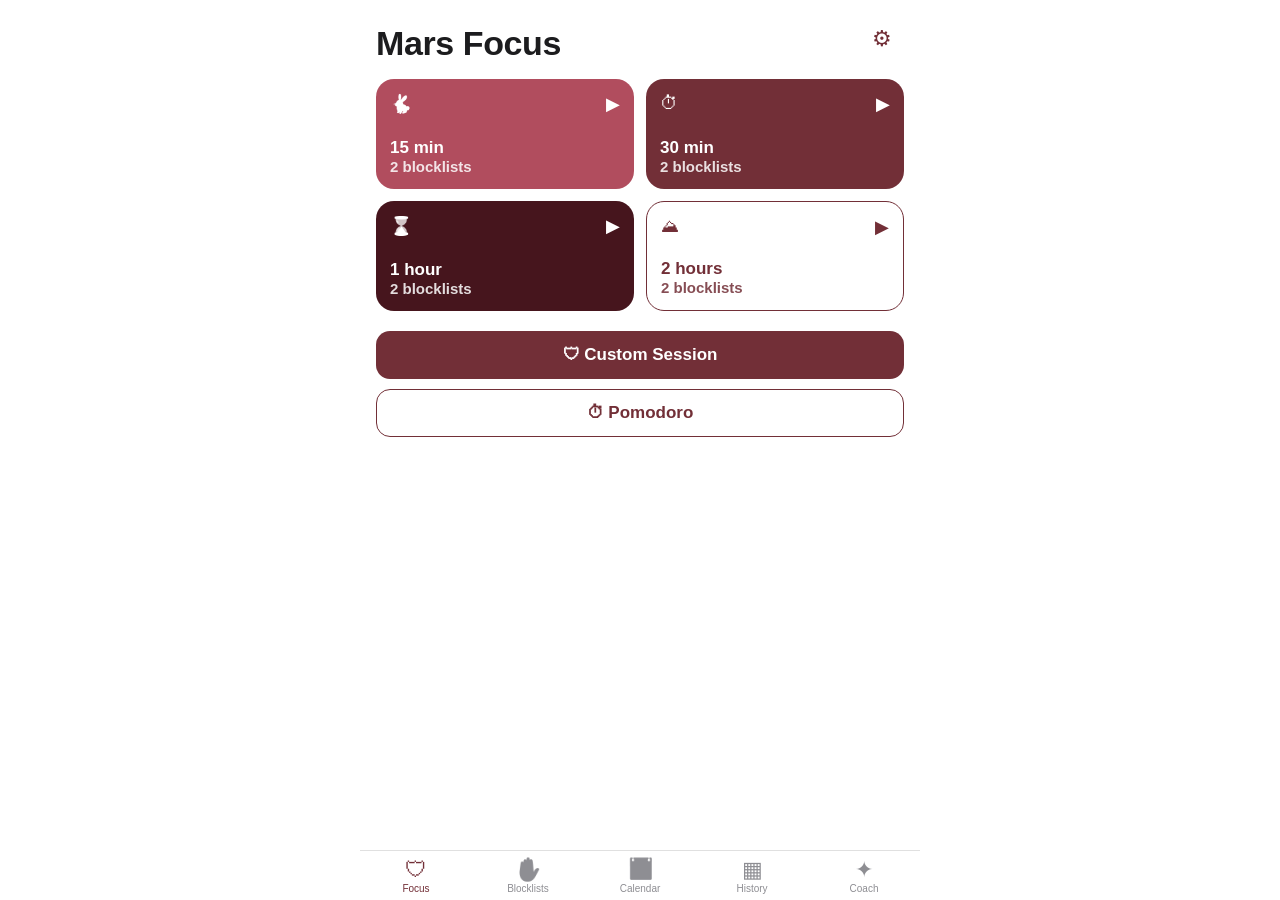
<file: mars-focus/MarsFocusWeb/index.html>
<!DOCTYPE html>
<html lang="en">
<head>
  <meta charset="utf-8">
  <meta name="viewport" content="width=device-width, initial-scale=1, viewport-fit=cover">
  <meta name="theme-color" content="#722f37">
  <title>Mars Focus</title>
  <link rel="stylesheet" href="style.css">
  <link rel="manifest" href="manifest.webmanifest">
  <link rel="icon" href="icon-192.png">
  <link rel="apple-touch-icon" href="icon-192.png">
</head>
<body>
  <div id="app">
    <main id="main"></main>

    <nav class="tabbar" id="tabbar">
      <button data-tab="focus"><span class="tab-icon">🛡</span>Focus</button>
      <button data-tab="blocklists"><span class="tab-icon">✋</span>Blocklists</button>
      <button data-tab="calendar"><span class="tab-icon">📅</span>Calendar</button>
      <button data-tab="history"><span class="tab-icon">▦</span>History</button>
      <button data-tab="coach"><span class="tab-icon">✦</span>Coach</button>
    </nav>

    <dialog id="dlg-start"></dialog>
    <dialog id="dlg-pomodoro"></dialog>
    <dialog id="dlg-blocklist"></dialog>
    <dialog id="dlg-rule"></dialog>
    <dialog id="dlg-day"></dialog>
    <dialog id="dlg-settings"></dialog>
  </div>
  <script src="storage-lock.js"></script>
  <script src="app.js"></script>
</body>
</html>
</file>
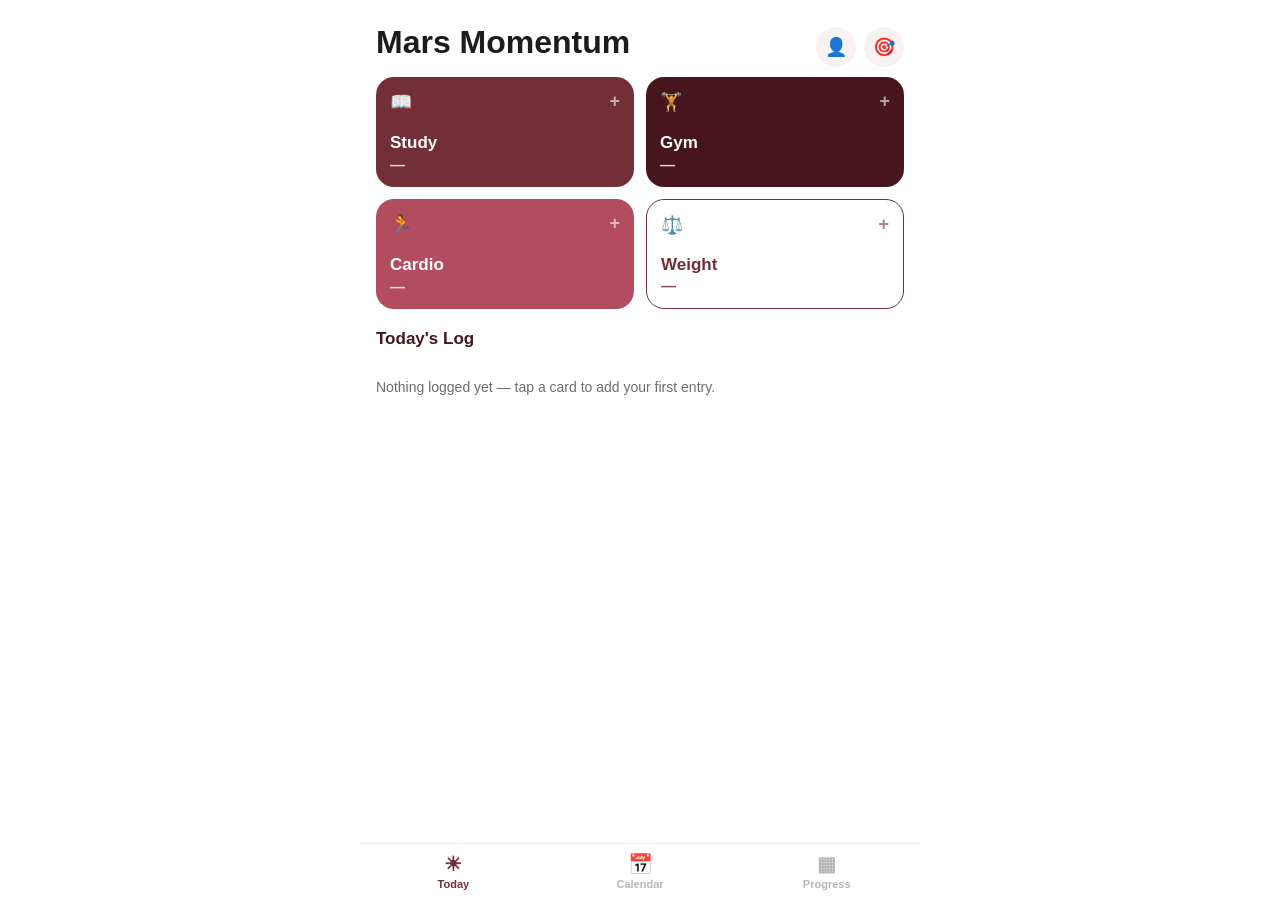
<file: mars-momentum/MarsMomentumWeb/index.html>
<!DOCTYPE html>
<html lang="en">
<head>
  <meta charset="utf-8">
  <meta name="viewport" content="width=device-width, initial-scale=1, viewport-fit=cover">
  <meta name="theme-color" content="#722f37">
  <title>Mars Momentum</title>
  <link rel="stylesheet" href="style.css">
  <link rel="manifest" href="manifest.webmanifest">
  <link rel="icon" href="icon-192.png">
  <link rel="apple-touch-icon" href="icon-192.png">
</head>
<body>
  <div id="app">
    <main id="main"></main>

    <nav class="tabbar" id="tabbar">
      <button data-tab="today" class="active"><span class="tab-icon">☀</span>Today</button>
      <button data-tab="calendar"><span class="tab-icon">📅</span>Calendar</button>
      <button data-tab="progress"><span class="tab-icon">▦</span>Progress</button>
    </nav>

    <dialog id="dlg-add"></dialog>
    <dialog id="dlg-day"></dialog>
    <dialog id="dlg-goals"></dialog>
    <dialog id="dlg-account"></dialog>
  </div>
  <script type="module" src="app.js"></script>
</body>
</html>
</file>
<file: mars-focus/MarsFocusWeb/style.css>
/* Mars Focus — wine red & white theme shared with the iOS app. */
:root {
  --wine: #722f37;
  --wine-deep: #46151d;
  --rose: #b14d5e;
  --blush: #f9f2f3;
  --empty: #ececec;
  --text: #1c1c1e;
  --secondary: #6d6d72;
  --tertiary: #b6b6bb;
}

* { margin: 0; padding: 0; box-sizing: border-box; -webkit-tap-highlight-color: transparent; }

html, body { height: 100%; }

body {
  font-family: -apple-system, BlinkMacSystemFont, "Segoe UI", Roboto, "Helvetica Neue", Arial, sans-serif;
  background: #fff;
  color: var(--text);
  display: flex;
  justify-content: center;
}

#app {
  width: 100%;
  max-width: 560px;
  min-height: 100dvh;
  display: flex;
  flex-direction: column;
  background: #fff;
}

main {
  flex: 1;
  overflow-y: auto;
  padding: 16px 16px calc(84px + env(safe-area-inset-bottom));
}

h1.page-title {
  font-size: 34px;
  font-weight: 800;
  letter-spacing: -0.4px;
  margin: 8px 0 16px;
}

.page-header { display: flex; align-items: flex-end; justify-content: space-between; }
.page-header .toolbar { display: flex; gap: 4px; margin-bottom: 18px; }

h2.section { font-size: 17px; font-weight: 700; color: var(--wine-deep); margin: 20px 0 10px; }

.caption { font-size: 12px; color: var(--secondary); line-height: 1.45; }
.hidden { display: none !important; }

/* Buttons */
button { font: inherit; border: 0; background: none; cursor: pointer; color: inherit; }

.btn-primary {
  display: flex; align-items: center; justify-content: center; gap: 8px;
  width: 100%; padding: 14px; border-radius: 14px;
  background: var(--wine); color: #fff; font-size: 17px; font-weight: 700;
}
.btn-primary:disabled { background: color-mix(in srgb, var(--wine) 35%, white); }

.btn-outline {
  display: flex; align-items: center; justify-content: center; gap: 6px;
  width: 100%; padding: 13px; border-radius: 14px;
  background: #fff; color: var(--wine); font-size: 17px; font-weight: 700;
  border: 1.5px solid var(--wine);
}

.btn-quiet {
  display: block; width: 100%; padding: 14px; border-radius: 14px;
  background: var(--blush); color: var(--wine); font-size: 17px; font-weight: 700;
  text-align: center;
}

.icon-btn {
  width: 44px; height: 44px; display: flex; align-items: center; justify-content: center;
  color: var(--wine); font-size: 22px; border-radius: 50%;
}

/* Rows & cards */
.row {
  display: flex; align-items: center; gap: 12px;
  background: var(--blush); border-radius: 14px;
  padding: 10px 12px; margin-bottom: 10px;
  text-align: left; width: 100%;
}
.row .icon-circle { flex: none; }
.row .row-body { flex: 1; min-width: 0; }
.row .row-title { font-size: 15px; font-weight: 600; display: flex; align-items: center; gap: 6px; }
.row .row-sub { font-size: 12px; color: var(--secondary); margin-top: 2px; }
.row .row-trail { font-size: 15px; font-weight: 700; color: var(--wine); text-align: right; }
.row .row-trail .caption { display: block; font-weight: 400; }

.icon-circle {
  width: 34px; height: 34px; border-radius: 50%;
  display: flex; align-items: center; justify-content: center;
  background: var(--wine); color: #fff; font-size: 15px;
}
.icon-circle.outlined { background: #fff; color: var(--wine); border: 1.5px solid var(--wine); }
.icon-circle.dim { opacity: 1; background: #fff; color: var(--wine); border: 1.5px solid var(--wine); }

.x-btn {
  width: 44px; height: 44px; flex: none;
  display: flex; align-items: center; justify-content: center;
  color: var(--tertiary); font-size: 20px;
}

.lock-badge { color: var(--wine); font-size: 12px; }

/* Quick start grid */
.quick-grid { display: grid; grid-template-columns: 1fr 1fr; gap: 12px; margin-bottom: 20px; }
.quick-card {
  border-radius: 18px; padding: 14px; min-height: 110px;
  display: flex; flex-direction: column; align-items: flex-start; justify-content: space-between;
  color: #fff; text-align: left;
}
.quick-card .qc-top { width: 100%; display: flex; justify-content: space-between; font-size: 18px; }
.quick-card .qc-title { font-size: 17px; font-weight: 700; margin-top: auto; }
.quick-card .qc-sub { font-size: 15px; font-weight: 600; opacity: 0.85; }
.quick-card.outlined { background: #fff !important; color: var(--wine); border: 1.5px solid var(--wine); }

/* Up next */
.upnext { margin-bottom: 16px; }

/* Active session */
.active-wrap { text-align: center; }
.active-title { font-size: 20px; font-weight: 800; color: var(--wine-deep); margin: 8px 0 4px; }
.locked-chip {
  display: inline-flex; align-items: center; gap: 4px;
  background: var(--wine); color: #fff; font-size: 12px; font-weight: 700;
  padding: 5px 10px; border-radius: 999px; margin-bottom: 8px;
}
.ring-wrap { position: relative; width: 230px; height: 230px; margin: 12px auto; }
.ring-wrap svg { transform: rotate(-90deg); }
.ring-time {
  position: absolute; inset: 0; display: flex; flex-direction: column;
  align-items: center; justify-content: center;
}
.ring-time .big {
  font-size: 44px; font-weight: 800; color: var(--wine);
  font-variant-numeric: tabular-nums;
}
.blocked-list { text-align: left; margin: 16px 0; }
.controls { display: flex; flex-direction: column; gap: 10px; }

/* Blocklist editor / start sheet inputs */
input[type="text"], input[type="password"], input[type="url"], input[type="datetime-local"], input[type="time"], select, textarea {
  font: inherit; width: 100%;
  background: var(--blush); border: 0; border-radius: 14px;
  padding: 12px; font-size: 15px; font-weight: 600; color: var(--text);
  outline-color: var(--wine);
}
.field-row { display: flex; gap: 8px; align-items: center; }

.segmented {
  display: flex; background: var(--blush); border-radius: 10px; padding: 2px; margin-bottom: 10px;
}
.segmented button {
  flex: 1; padding: 8px; border-radius: 8px; font-size: 14px; font-weight: 600; color: var(--text);
}
.segmented button.on { background: #fff; box-shadow: 0 1px 3px rgba(0,0,0,0.12); }

.app-grid { display: grid; grid-template-columns: 1fr 1fr; gap: 10px; }
.app-chip {
  display: flex; align-items: center; gap: 8px;
  background: var(--blush); color: var(--wine-deep);
  border-radius: 12px; padding: 10px; font-size: 13px; font-weight: 600;
  text-align: left;
}
.app-chip.on { background: var(--wine); color: #fff; }
.app-chip .check { margin-left: auto; }

.day-chips { display: flex; gap: 8px; }
.day-chip {
  flex: 1; aspect-ratio: 1; max-height: 42px; border-radius: 50%;
  background: var(--blush); color: var(--wine-deep); font-size: 14px; font-weight: 600;
}
.day-chip.on { background: var(--wine); color: #fff; }

.toggle-row { display: flex; align-items: center; gap: 10px; background: var(--blush); border-radius: 14px; padding: 10px 12px; }
.toggle-row .row-body { flex: 1; }

.switch { position: relative; width: 51px; height: 31px; flex: none; }
.switch input { opacity: 0; width: 0; height: 0; }
.switch .knob {
  position: absolute; inset: 0; border-radius: 999px; background: #e5e5ea; transition: background 0.2s;
}
.switch .knob::after {
  content: ""; position: absolute; top: 2px; left: 2px; width: 27px; height: 27px;
  border-radius: 50%; background: #fff; box-shadow: 0 1px 3px rgba(0,0,0,0.25); transition: left 0.2s;
}
.switch input:checked + .knob { background: var(--wine); }
.switch input:checked + .knob::after { left: 22px; }

/* Calendar */
.cal-header { display: flex; align-items: center; justify-content: space-between; margin-bottom: 12px; }
.cal-header .month { font-size: 20px; font-weight: 800; color: var(--wine-deep); }
.cal-nav {
  width: 40px; height: 40px; border-radius: 50%; background: var(--blush); color: var(--wine);
  font-size: 16px; font-weight: 700; display: flex; align-items: center; justify-content: center;
}
.cal-weekdays, .cal-grid { display: grid; grid-template-columns: repeat(7, 1fr); }
.cal-weekdays div { text-align: center; font-size: 12px; font-weight: 600; color: var(--secondary); padding-bottom: 6px; }
.cal-cell { height: 52px; display: flex; flex-direction: column; align-items: center; gap: 3px; padding-top: 2px; }
.cal-cell .num {
  width: 30px; height: 30px; border-radius: 50%;
  display: flex; align-items: center; justify-content: center; font-size: 15px;
}
.cal-cell.today .num { background: var(--wine); color: #fff; font-weight: 700; }
.cal-dots { display: flex; gap: 3px; height: 6px; }
.dot { width: 6px; height: 6px; border-radius: 50%; background: var(--wine); }
.dot.ring { background: #fff; border: 1.5px solid var(--wine); }
.cal-legend { display: flex; gap: 14px; margin: 6px 0 4px; font-size: 12px; color: var(--secondary); align-items: center; }
.cal-legend span { display: inline-flex; align-items: center; gap: 4px; }

/* History */
.stat-grid { display: grid; grid-template-columns: 1fr 1fr; gap: 10px; margin-bottom: 16px; }
.stat-tile { background: var(--blush); border-radius: 14px; padding: 14px; }
.stat-tile .value { font-size: 26px; font-weight: 800; color: var(--wine); }
.stat-tile .value small { font-size: 12px; color: var(--secondary); font-weight: 600; }
.stat-tile .label { font-size: 12px; color: var(--secondary); margin-top: 2px; }

.heatmap-card { background: var(--blush); border-radius: 14px; padding: 14px; overflow-x: auto; }
.heatmap { display: grid; grid-auto-flow: column; gap: 3px; width: max-content; }
.heat-col { display: grid; grid-template-rows: repeat(7, 13px); gap: 3px; }
.heat-cell { width: 13px; height: 13px; border-radius: 3px; background: var(--empty); }
.heat-legend { display: flex; justify-content: flex-end; align-items: center; gap: 4px; margin-top: 8px; font-size: 11px; color: var(--secondary); }
.heat-legend .heat-cell { width: 11px; height: 11px; }

/* Coach */
#coach-scroll { display: flex; flex-direction: column; gap: 10px; }
.bubble { max-width: 80%; padding: 10px 14px; border-radius: 14px; font-size: 15px; line-height: 1.45; white-space: pre-wrap; }
.bubble.user { align-self: flex-end; background: var(--wine); color: #fff; }
.bubble.coach { align-self: flex-start; background: var(--blush); }
.coach-input {
  position: fixed; bottom: calc(64px + env(safe-area-inset-bottom)); left: 50%; transform: translateX(-50%);
  width: 100%; max-width: 560px; padding: 8px 16px; background: #fff;
  display: flex; gap: 8px; align-items: center;
}
.coach-input input { flex: 1; }
.send-btn { width: 44px; height: 44px; font-size: 30px; color: var(--wine); flex: none; display: flex; align-items: center; justify-content: center; }
.send-btn:disabled { opacity: 0.35; }
.coach-empty { text-align: center; padding: 24px 8px; }
.coach-empty .spark { font-size: 34px; }
.coach-empty h3 { font-size: 20px; font-weight: 800; color: var(--wine-deep); margin: 10px 0 6px; }
.suggestions { display: flex; flex-direction: column; gap: 8px; margin-top: 12px; }

/* Tab bar */
nav.tabbar {
  position: fixed; bottom: 0; left: 50%; transform: translateX(-50%);
  width: 100%; max-width: 560px;
  display: flex; background: rgba(255,255,255,0.96); backdrop-filter: blur(12px);
  border-top: 0.5px solid #e0e0e0;
  padding-bottom: env(safe-area-inset-bottom);
}
nav.tabbar button {
  flex: 1; padding: 8px 0 6px; display: flex; flex-direction: column; align-items: center; gap: 2px;
  color: #8e8e93; font-size: 10px; font-weight: 500;
}
nav.tabbar button .tab-icon { font-size: 22px; line-height: 1; }
nav.tabbar button.on { color: var(--wine); }

/* Dialogs */
dialog {
  border: 0; border-radius: 18px 18px 0 0; padding: 0;
  width: 100%; max-width: 560px; max-height: 92dvh;
  margin: auto auto 0; background: #fff; color: var(--text);
}
@media (min-width: 600px) {
  dialog { border-radius: 18px; margin: auto; }
}
dialog::backdrop { background: rgba(0,0,0,0.35); }
.dialog-bar {
  position: sticky; top: 0; background: #fff; z-index: 2;
  display: flex; align-items: center; justify-content: space-between;
  padding: 14px 16px; border-bottom: 0.5px solid #eee;
}
.dialog-bar .title { font-size: 17px; font-weight: 700; }
.dialog-bar button { color: var(--wine); font-size: 16px; font-weight: 600; }
.dialog-body { padding: 16px; overflow-y: auto; }
.dialog-body h2.section:first-child { margin-top: 0; }

.error-card {
  display: flex; gap: 10px; align-items: flex-start;
  background: var(--blush); border-radius: 14px; padding: 10px 12px;
  font-size: 12px; color: var(--secondary);
}
.error-card::before { content: "⚠︎"; color: var(--wine); font-weight: 700; }

.empty-note { font-size: 15px; color: var(--secondary); padding: 24px 0; }

.typing { align-self: flex-start; background: var(--blush); border-radius: 14px; padding: 12px 16px; color: var(--wine); }
.typing::after { content: "…"; animation: blink 1s infinite; font-weight: 800; }
@keyframes blink { 50% { opacity: 0.3; } }

/* Emoji → flat monochrome silhouettes (text-shadow trick), so every icon
   sits in the wine/white palette like the iOS SF Symbols do. */
.icon-circle, .qc-top, .tab-icon, .lock-badge, .locked-chip, .coach-empty .spark {
  color: transparent !important;
  text-shadow: 0 0 0 #fff;
}
.icon-circle.outlined, .icon-circle.dim { text-shadow: 0 0 0 var(--wine); }
.quick-card.outlined .qc-top { text-shadow: 0 0 0 var(--wine); }
.tab-icon { text-shadow: 0 0 0 #8e8e93; }
nav.tabbar button.on .tab-icon { text-shadow: 0 0 0 var(--wine); }
.lock-badge { text-shadow: 0 0 0 var(--wine); }
.coach-empty .spark { text-shadow: 0 0 0 var(--wine); }
.btn-primary { color: transparent; text-shadow: 0 0 0 #fff; }
.mono-wine { color: transparent !important; text-shadow: 0 0 0 var(--wine); }
.app-chip > span:first-child { color: transparent; text-shadow: 0 0 0 var(--wine-deep); }
.app-chip.on > span:first-child { text-shadow: 0 0 0 #fff; }
</file>
<file: mars-momentum/MarsMomentumWeb/style.css>
/* Mars Momentum — wine red & white theme shared with the native apps. */
:root {
  --wine: #722f37;
  --wine-deep: #46151d;
  --rose: #b14d5e;
  --blush: #f9f2f3;
  --empty: #ececec;
  --text: #1c1c1e;
  --secondary: #6d6d72;
  --tertiary: #b6b6bb;
}

* { margin: 0; padding: 0; box-sizing: border-box; -webkit-tap-highlight-color: transparent; }

html, body { height: 100%; }

body {
  font-family: -apple-system, BlinkMacSystemFont, "Segoe UI", Roboto, "Helvetica Neue", Arial, sans-serif;
  background: #fff;
  color: var(--text);
  display: flex;
  justify-content: center;
}

#app {
  width: 100%;
  max-width: 560px;
  min-height: 100dvh;
  display: flex;
  flex-direction: column;
  background: #fff;
}

main {
  flex: 1;
  overflow-y: auto;
  padding: 16px 16px calc(84px + env(safe-area-inset-bottom));
}

h1.page-title {
  font-size: 32px;
  font-weight: 800;
  margin: 8px 0 16px;
}

.title-row {
  display: flex;
  align-items: center;
  justify-content: space-between;
}

.title-row .page-title { margin-bottom: 16px; }

.icon-btn {
  border: none;
  background: var(--blush);
  width: 40px;
  height: 40px;
  border-radius: 50%;
  font-size: 18px;
  cursor: pointer;
  flex: none;
}

.icon-btn.active { box-shadow: inset 0 0 0 2px var(--wine); }

.title-actions { display: flex; gap: 8px; }

/* ---------- account dialog ---------- */

.account-field {
  display: block;
  font-size: 13px;
  font-weight: 600;
  color: var(--secondary);
  margin-bottom: 12px;
}

.account-field input {
  display: block;
  width: 100%;
  margin-top: 5px;
  font: inherit;
  font-size: 15px;
  padding: 10px 12px;
  border-radius: 10px;
  border: 1.5px solid var(--blush);
  background: var(--blush);
  color: var(--text);
}

.account-error { color: #b00020; font-size: 13px; min-height: 18px; margin-bottom: 6px; }

.ghost-btn {
  width: 100%;
  margin-top: 8px;
  border: 1.5px solid var(--blush);
  border-radius: 14px;
  background: #fff;
  color: var(--wine);
  font: inherit;
  font-size: 15px;
  font-weight: 700;
  padding: 12px 0;
  cursor: pointer;
}

.account-info { font-size: 14px; display: grid; gap: 6px; margin-bottom: 14px; }
.account-label { color: var(--secondary); }
.account-status { font-size: 13px; color: var(--secondary); }
.account-status.error { color: #b00020; }
.account-note { font-size: 12px; color: var(--secondary); margin-top: 10px; }

.section-title {
  font-size: 17px;
  font-weight: 700;
  color: var(--wine-deep);
  margin: 20px 0 10px;
}

.empty-note {
  color: var(--secondary);
  font-size: 14px;
  padding: 20px 0;
}

/* ---------- category colors ---------- */

.cat-study { --cat: var(--wine); }
.cat-gym { --cat: var(--wine-deep); }
.cat-cardio { --cat: var(--rose); }
.cat-weight { --cat: var(--wine); }

/* ---------- Today: cards ---------- */

.card-grid {
  display: grid;
  grid-template-columns: 1fr 1fr;
  gap: 12px;
}

.cat-card {
  border: none;
  border-radius: 18px;
  background: var(--cat);
  color: #fff;
  min-height: 110px;
  padding: 14px;
  display: flex;
  flex-direction: column;
  align-items: stretch;
  justify-content: space-between;
  text-align: left;
  font: inherit;
  cursor: pointer;
}

.cat-card.outlined {
  background: #fff;
  color: var(--wine);
  border: 1.5px solid var(--wine);
}

.cat-card-top {
  display: flex;
  justify-content: space-between;
  font-size: 18px;
}

.cat-plus { opacity: 0.6; font-weight: 700; }

.cat-name { font-size: 17px; font-weight: 700; margin-top: 18px; }

.cat-summary {
  /* clamp + nowrap keeps "72.1 lb → 70 lb" on one line on 320px phones */
  font-size: clamp(12px, 3.6vw, 15px);
  font-weight: 600;
  opacity: 0.85;
  margin-top: 2px;
  white-space: nowrap;
  overflow: hidden;
}

/* ---------- entry rows ---------- */

.entry-row {
  display: flex;
  align-items: center;
  gap: 12px;
  background: var(--blush);
  border-radius: 14px;
  padding: 8px 12px;
  margin-bottom: 10px;
}

.cat-icon {
  display: inline-flex;
  align-items: center;
  justify-content: center;
  border-radius: 50%;
  background: var(--cat);
  color: #fff;
  font-size: 15px;
  flex: none;
}

.cat-icon.outlined { background: #fff; border: 1.5px solid var(--wine); color: var(--wine); }

.entry-main { flex: 1; min-width: 0; }
.entry-title { font-size: 15px; font-weight: 600; }
.entry-time { font-size: 12px; color: var(--secondary); }
.entry-amount { font-size: 15px; font-weight: 700; color: var(--wine); }

.entry-delete {
  border: none;
  background: none;
  color: var(--tertiary);
  font-size: 15px;
  width: 44px;
  height: 44px;
  margin: -8px -12px -8px -8px;
  cursor: pointer;
}

/* ---------- dialogs ---------- */

dialog {
  /* margin: auto restores centering lost to the universal margin reset */
  margin: auto;
  border: none;
  border-radius: 18px;
  padding: 18px;
  width: min(92vw, 440px);
  max-height: 85dvh;
  overflow-y: auto;
  box-shadow: 0 20px 60px rgba(0, 0, 0, 0.25);
}

dialog::backdrop { background: rgba(0, 0, 0, 0.35); }

.add-header {
  display: flex;
  align-items: center;
  gap: 12px;
  margin-bottom: 16px;
}

.add-header .cat-icon { font-size: 17px; }
.add-title { font-size: 17px; font-weight: 700; }
.add-date { font-size: 13px; color: var(--secondary); }

.dlg-close {
  margin-left: auto;
  border: none;
  background: var(--blush);
  color: var(--secondary);
  width: 32px;
  height: 32px;
  border-radius: 50%;
  font-size: 14px;
  cursor: pointer;
  flex: none;
}

.segmented {
  display: flex;
  background: var(--blush);
  border-radius: 10px;
  padding: 3px;
  margin-bottom: 16px;
}

.segmented button {
  flex: 1;
  border: none;
  background: none;
  font: inherit;
  font-size: 14px;
  font-weight: 600;
  padding: 7px 0;
  border-radius: 8px;
  color: var(--wine-deep);
  cursor: pointer;
}

.segmented button.active { background: var(--wine); color: #fff; }

.duration-row {
  display: flex;
  gap: 16px;
  justify-content: center;
  padding: 12px 0 4px;
}

.duration-row label {
  display: flex;
  flex-direction: column;
  gap: 6px;
  font-size: 13px;
  color: var(--secondary);
  font-weight: 600;
}

.duration-row select {
  font: inherit;
  font-size: 16px;
  font-weight: 600;
  padding: 8px 10px;
  border-radius: 10px;
  border: 1.5px solid var(--blush);
  background: var(--blush);
  color: var(--text);
}

.number-row {
  display: flex;
  align-items: center;
  gap: 8px;
  background: var(--blush);
  border-radius: 14px;
  padding: 12px 16px;
}

.number-row input {
  flex: 1;
  min-width: 0;
  border: none;
  background: none;
  font: inherit;
  font-size: 30px;
  font-weight: 700;
  text-align: center;
  outline: none;
}

.number-unit { font-size: 17px; font-weight: 600; color: var(--secondary); }

.save-btn {
  width: 100%;
  margin-top: 18px;
  border: none;
  border-radius: 14px;
  background: var(--wine);
  color: #fff;
  font: inherit;
  font-size: 16px;
  font-weight: 700;
  padding: 14px 0;
  cursor: pointer;
}

.goal-bar {
  height: 4px;
  border-radius: 2px;
  background: rgba(255, 255, 255, 0.3);
  margin-top: 8px;
  overflow: hidden;
}

.goal-bar span {
  display: block;
  height: 100%;
  background: #fff;
  border-radius: 2px;
}

.cat-card.outlined .goal-bar { background: rgba(114, 47, 55, 0.15); }
.cat-card.outlined .goal-bar span { background: var(--wine); }

/* ---------- goals dialog ---------- */

.goal-row {
  border: none;
  padding: 10px 0;
  border-bottom: 1px solid var(--blush);
}

.goal-head {
  display: flex;
  gap: 8px;
  align-items: center;
  font-weight: 600;
  font-size: 14px;
  cursor: pointer;
}

.goal-head input { accent-color: var(--wine); width: 18px; height: 18px; }

.goal-fields {
  display: flex;
  gap: 8px;
  margin-top: 8px;
  align-items: center;
  flex-wrap: wrap;
}

.goal-fields select,
.goal-fields input {
  font: inherit;
  font-size: 14px;
  font-weight: 600;
  padding: 7px 9px;
  border-radius: 8px;
  border: 1.5px solid var(--blush);
  background: var(--blush);
  color: var(--text);
}

.goal-fields input { width: 100px; }
.goal-duration { display: inline-flex; gap: 8px; }
/* display:flex above would defeat the hidden attribute's UA rule */
.goal-fields[hidden], .goal-duration[hidden], .goal-fields input[hidden] { display: none; }

/* ---------- Calendar ---------- */

.mode-seg { margin-bottom: 12px; }

.day-num-sm { font-size: 11px; color: var(--secondary); }
.day-num-sm.today { color: var(--wine); font-weight: 700; }
.day-num-sm.future { color: var(--tertiary); }

.day-val {
  font-size: 11px;
  font-weight: 700;
  color: var(--wine);
  min-height: 14px;
  white-space: nowrap;
}

.day-heat {
  width: 38px;
  height: 38px;
  border-radius: 8px;
  display: inline-flex;
  align-items: center;
  justify-content: center;
  font-size: 13px;
  font-weight: 600;
  color: var(--wine-deep);
  background: var(--empty);
}

.day-heat.l1 { background: rgba(114, 47, 55, 0.25); }
.day-heat.l2 { background: rgba(114, 47, 55, 0.5); }
.day-heat.l3 { background: rgba(114, 47, 55, 0.75); color: #fff; }
.day-heat.l4 { background: var(--wine); color: #fff; }
.day-heat.future { background: transparent; color: var(--tertiary); }
.day-heat.today-ring { box-shadow: inset 0 0 0 2px var(--wine-deep); }

/* ---------- per-category tiles ---------- */

.tile-card {
  display: block;
  width: 100%;
  border: none;
  text-align: left;
  font: inherit;
  cursor: pointer;
  background: var(--blush);
  border-radius: 14px;
  padding: 14px;
  margin-bottom: 10px;
}

.tile-head {
  display: flex;
  align-items: center;
  gap: 10px;
  margin-bottom: 10px;
}

.tile-name { font-weight: 700; font-size: 14px; color: var(--wine-deep); }
.tile-detail { font-size: 12px; color: var(--secondary); }

.tile-streak {
  margin-left: auto;
  background: #fff;
  border-radius: 999px;
  padding: 4px 10px;
  font-size: 12px;
  font-weight: 700;
  color: var(--wine);
  flex: none;
}

.tile-grid { display: flex; gap: 2px; overflow-x: auto; }
.tile-col { display: flex; flex-direction: column; gap: 2px; }

.tile-cell {
  width: 9px;
  height: 9px;
  border-radius: 2px;
  background: var(--empty);
  flex: none;
}

.tile-cell.l1 { background: rgba(114, 47, 55, 0.25); }
.tile-cell.l2 { background: rgba(114, 47, 55, 0.5); }
.tile-cell.l3 { background: rgba(114, 47, 55, 0.75); }
.tile-cell.l4 { background: var(--wine); }

/* ---------- Calendar (original) ---------- */

.month-header {
  display: flex;
  align-items: center;
  justify-content: space-between;
  margin-bottom: 12px;
}

.month-title { font-size: 18px; font-weight: 700; color: var(--wine-deep); }

.month-nav {
  width: 40px;
  height: 40px;
  border: none;
  border-radius: 50%;
  background: var(--blush);
  color: var(--wine);
  font-size: 20px;
  cursor: pointer;
}

.weekday-row {
  display: grid;
  grid-template-columns: repeat(7, 1fr);
  text-align: center;
  font-size: 12px;
  font-weight: 600;
  color: var(--secondary);
  margin-bottom: 6px;
}

.month-grid {
  display: grid;
  grid-template-columns: repeat(7, 1fr);
  row-gap: 8px;
}

.day-cell {
  display: flex;
  flex-direction: column;
  align-items: center;
  gap: 3px;
  min-height: 46px;
  cursor: pointer;
}

.day-cell.blank, .day-cell.future { cursor: default; }
.day-cell.future .day-num { color: var(--tertiary); }

.day-num {
  width: 30px;
  height: 30px;
  display: inline-flex;
  align-items: center;
  justify-content: center;
  border-radius: 50%;
  font-size: 15px;
}

.day-num.today { background: var(--wine); color: #fff; font-weight: 700; }

.dots { display: flex; gap: 3px; height: 6px; }

.dot {
  width: 6px;
  height: 6px;
  border-radius: 50%;
  display: inline-block;
}

.dot-study { background: var(--wine); }
.dot-gym { background: var(--wine-deep); }
.dot-cardio { background: var(--rose); }
.dot-outlined { border: 1.5px solid var(--wine); background: #fff; }

.legend {
  display: flex;
  justify-content: center;
  gap: 14px;
  margin-top: 14px;
  font-size: 12px;
  color: var(--secondary);
}

.legend-item { display: inline-flex; align-items: center; gap: 4px; }

.day-dialog .quick-add {
  display: grid;
  grid-template-columns: repeat(4, 1fr);
  gap: 8px;
  margin-bottom: 16px;
}

.quick-add-btn {
  border: none;
  border-radius: 12px;
  background: var(--cat);
  color: #fff;
  font: inherit;
  font-size: 12px;
  font-weight: 600;
  padding: 10px 0;
  display: flex;
  flex-direction: column;
  align-items: center;
  gap: 4px;
  cursor: pointer;
}

.quick-add-btn.outlined { background: #fff; color: var(--wine); border: 1.5px solid var(--wine); }

/* ---------- Progress ---------- */

.chips {
  display: flex;
  gap: 8px;
  overflow-x: auto;
  padding-bottom: 4px;
  margin-bottom: 12px;
}

.chip {
  border: none;
  border-radius: 999px;
  background: var(--blush);
  color: var(--wine-deep);
  font: inherit;
  font-size: 14px;
  font-weight: 600;
  padding: 7px 14px;
  cursor: pointer;
  flex: none;
}

.chip.active { background: var(--wine); color: #fff; }

.stat-grid {
  display: grid;
  grid-template-columns: 1fr 1fr;
  gap: 10px;
  margin-bottom: 12px;
}

.stat-tile {
  background: var(--blush);
  border-radius: 14px;
  padding: 14px;
}

.stat-value {
  font-size: 24px;
  font-weight: 800;
  color: var(--wine);
  white-space: nowrap;
  overflow: hidden;
  text-overflow: ellipsis;
}

.stat-suffix { font-size: 12px; font-weight: 600; color: var(--secondary); }
.stat-label { font-size: 12px; color: var(--secondary); margin-top: 2px; }

.heat-card {
  background: var(--blush);
  border-radius: 14px;
  padding: 14px;
}

.heat-scroll { overflow-x: auto; }

.heat-months {
  display: flex;
  gap: 3px;
  height: 14px;
  margin-bottom: 4px;
}

.heat-months span {
  width: 13px;
  flex: none;
  font-size: 10px;
  font-weight: 600;
  color: var(--secondary);
  white-space: nowrap;
  overflow: visible;
}

.heat-grid { display: flex; gap: 3px; }

.heat-col { display: flex; flex-direction: column; gap: 3px; }

.heat-cell {
  width: 13px;
  height: 13px;
  border-radius: 3px;
  flex: none;
  display: inline-block;
  background: var(--empty);
}

.heat-cell.l1 { background: rgba(114, 47, 55, 0.25); }
.heat-cell.l2 { background: rgba(114, 47, 55, 0.5); }
.heat-cell.l3 { background: rgba(114, 47, 55, 0.75); }
.heat-cell.l4 { background: var(--wine); }

.heat-legend {
  display: flex;
  align-items: center;
  justify-content: flex-end;
  gap: 4px;
  margin-top: 10px;
}

.legend-text { font-size: 11px; color: var(--secondary); }

/* ---------- tab bar ---------- */

.tabbar {
  position: fixed;
  bottom: 0;
  left: 50%;
  transform: translateX(-50%);
  width: 100%;
  max-width: 560px;
  display: flex;
  background: rgba(255, 255, 255, 0.92);
  backdrop-filter: blur(12px);
  border-top: 1px solid #eee;
  padding-bottom: env(safe-area-inset-bottom);
}

.tabbar button {
  flex: 1;
  border: none;
  background: none;
  font: inherit;
  font-size: 11px;
  font-weight: 600;
  color: var(--tertiary);
  padding: 8px 0 10px;
  display: flex;
  flex-direction: column;
  align-items: center;
  gap: 2px;
  cursor: pointer;
}

.tabbar button.active { color: var(--wine); }

.tab-icon { font-size: 20px; }
</file>
